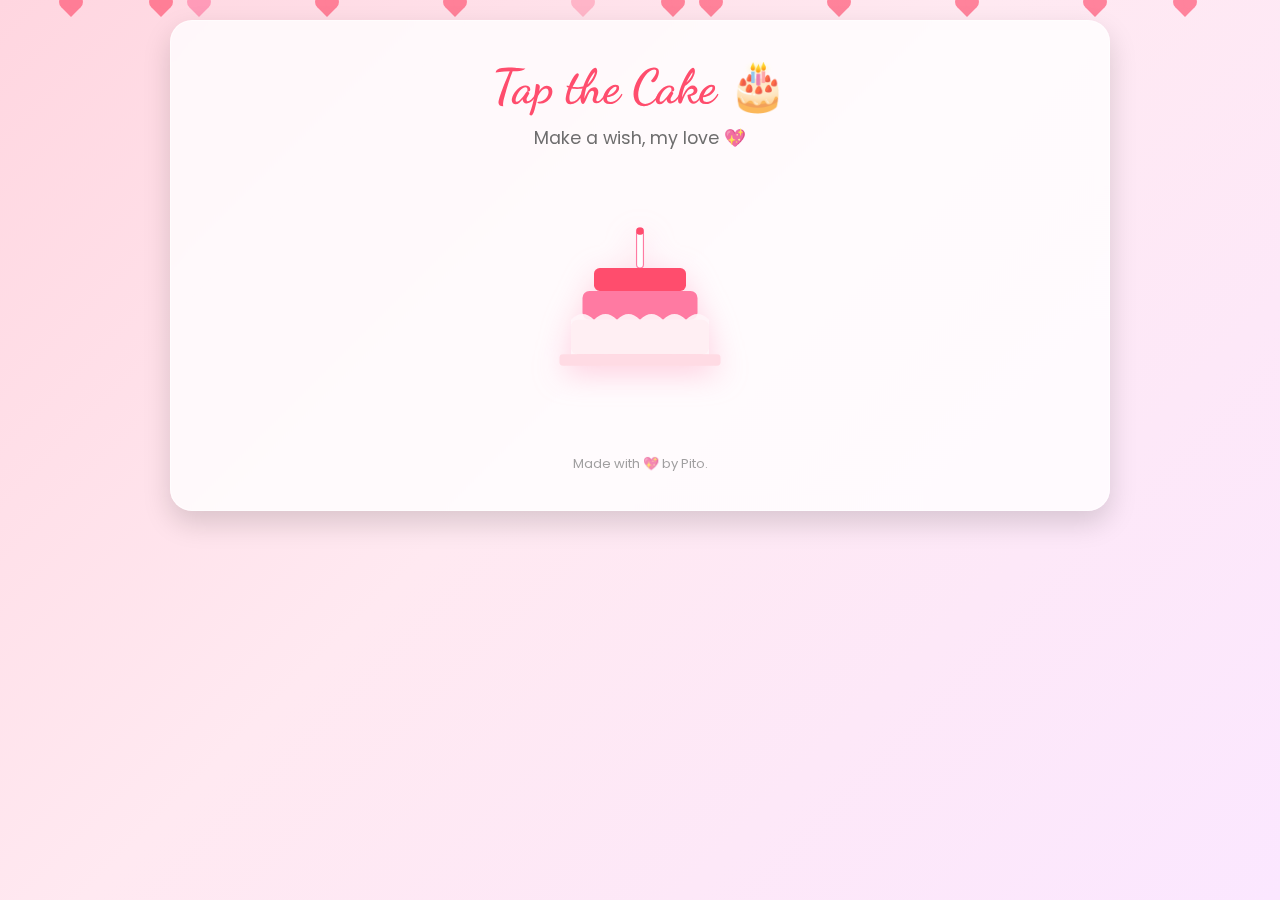
<file: index.html>
<!DOCTYPE html>
<html lang="en">
<head>
  <meta charset="utf-8" />
  <meta name="viewport" content="width=device-width, initial-scale=1" />
  <title>Birthday Cake 🎂</title>
  <link rel="stylesheet" href="./style.css" />
  <link href="https://fonts.googleapis.com/css2?family=Poppins:wght@400;500&family=Dancing+Script:wght@600&display=swap" rel="stylesheet">

  <style>
    body {
      font-family: 'Poppins', sans-serif;
      overflow: hidden;
      background: linear-gradient(135deg, #ffd6e0, #ffe9f1 45%, #fbe7ff);
      animation: bgMove 20s ease-in-out infinite;
    }

    @keyframes bgMove {
      0%, 100% { background-position: 0 50%; }
      50% { background-position: 100% 50%; }
    }

    h1.title {
      font-family: 'Dancing Script', cursive;
      font-size: 3em;
      color: #ff4d6d;
      text-align: center;
      margin-bottom: 10px;
    }

    .sub {
      font-size: 1.1em;
      color: #555;
      text-align: center;
      margin-bottom: 25px;
    }

    .cake-wrap {
      display: flex;
      flex-direction: column;
      justify-content: center;
      align-items: center;
      position: relative;
      margin-top: 10px;
      animation: floatCake 6s ease-in-out infinite;
    }

    @keyframes floatCake {
      0%, 100% { transform: translateY(0); }
      50% { transform: translateY(-8px); }
    }

    #cake {
      width: 230px;
      cursor: pointer;
      filter: drop-shadow(0 8px 15px rgba(255, 128, 171, 0.35));
      transition: transform 0.3s ease;
    }

    #cake:hover {
      transform: scale(1.05);
    }

    /* Flame */
    .flame {
      transform-origin: center;
      opacity: 0;
      transition: opacity 0.6s ease;
    }

    .flame.on {
      opacity: 1;
      animation: flicker 0.8s infinite alternate ease-in-out;
    }

    @keyframes flicker {
      0% { transform: scale(1) translateY(0); fill: #ffe066; filter: drop-shadow(0 0 10px #ffd580); }
      50% { transform: scale(0.95) translateY(-2px); fill: #ffd580; filter: drop-shadow(0 0 16px #ffb6a6); }
      100% { transform: scale(1.05) translateY(0); fill: #fff4a3; filter: drop-shadow(0 0 10px #ffe066); }
    }

    /* Sparkles */
    .sparkle {
      position: absolute;
      top: 80px;
      left: 50%;
      width: 6px;
      height: 6px;
      background: radial-gradient(circle, #fff 40%, transparent 70%);
      border-radius: 50%;
      opacity: 0;
      animation: sparkleRise 1.6s linear forwards;
    }

    @keyframes sparkleRise {
      0% { transform: translate(-50%, 0) scale(1); opacity: 1; }
      100% { transform: translate(-50%, -120px) scale(0.3); opacity: 0; }
    }

    footer {
      font-family: 'Poppins', sans-serif;
      text-align: center;
      font-size: 13px;
      color: #777;
      margin-top: 25px;
    }
  </style>
</head>

<body>
  <div class="hearts" aria-hidden="true">
    <span></span><span></span><span></span><span></span><span></span><span></span>
    <span></span><span></span><span></span><span></span><span></span><span></span>
  </div>

  <div class="wrap">
    <section class="card">
      <h1 class="title">Tap the Cake 🎂</h1>
      <p class="sub">Make a wish, my love 💖</p>

      <div class="cake-wrap">
        <!-- SVG Cake with Candle -->
        <svg id="cake" xmlns="http://www.w3.org/2000/svg" viewBox="0 0 200 220">
          <!-- Candle -->
          <rect x="97" y="45" width="6" height="35" rx="3" fill="#fff" stroke="#ff7aa2" stroke-width="1" />
          <rect x="97" y="45" width="6" height="6" fill="#ff4d6d" rx="2"/>

          <!-- Flame (hidden until click) -->
          <ellipse class="flame" id="flame" cx="100" cy="35" rx="6" ry="10" fill="#ffe066" />

          <!-- Cake layers -->
          <rect x="60" y="80" width="80" height="20" rx="5" fill="#ff4d6d"/>
          <rect x="50" y="100" width="100" height="25" rx="6" fill="#ff7aa2"/>
          <rect x="40" y="125" width="120" height="30" rx="6" fill="#ffb6c1"/>

          <!-- Icing -->
          <path d="M40 125 q10 -10 20 0 q10 -10 20 0 q10 -10 20 0 q10 -10 20 0 q10 -10 20 0 q10 -10 20 0 v30 h-120z" 
                fill="#fff5f8" opacity="0.9"/>

          <!-- Plate -->
          <rect x="30" y="155" width="140" height="10" rx="3" fill="#ffdbe4"/>
        </svg>

        <!-- Music -->
        <audio id="birthdayMusic" src="music/happy-birthday-2.mp3" autoplay loop playsinline muted></audio>
      </div>

      <footer>Made with 💖 by Pito.</footer>
    </section>
  </div>

  <script>
    const cake = document.getElementById('cake');
    const flame = document.getElementById('flame');
    const title = document.querySelector('.title');
    const sub = document.querySelector('.sub');
    const music = document.getElementById('birthdayMusic');

    // Play music automatically (fade in)
    window.addEventListener("load", () => {
      const playPromise = music.play();
      if (playPromise !== undefined) {
        playPromise.then(() => {
          music.volume = 0;
          music.muted = false;
          let vol = 0;
          const fade = setInterval(() => {
            if (vol < 1) {
              vol += 0.02;
              music.volume = vol;
            } else {
              clearInterval(fade);
            }
          }, 80);
        }).catch(() => {
          document.body.addEventListener("click", () => {
            music.play();
            music.muted = false;
          }, { once: true });
        });
      }
    });

    cake.addEventListener('click', () => {
      flame.classList.add('on');
      title.textContent = "Happy Birthday My Love 💕";
      sub.textContent = "Lighting your candle... ✨";

      for (let i = 0; i < 10; i++) {
        const sparkle = document.createElement('div');
        sparkle.className = 'sparkle';
        sparkle.style.left = 50 + Math.random() * 20 - 10 + '%';
        sparkle.style.animationDelay = (Math.random() * 0.8) + 's';
        document.querySelector('.cake-wrap').appendChild(sparkle);
        setTimeout(() => sparkle.remove(), 1600);
      }

      setTimeout(() => {
        document.body.style.transition = "opacity 1.5s";
        document.body.style.opacity = 0;
        setTimeout(() => window.location.href = "hbd.html", 1500);
      }, 7000);
    });
  </script>
</body>
</html>
</file>
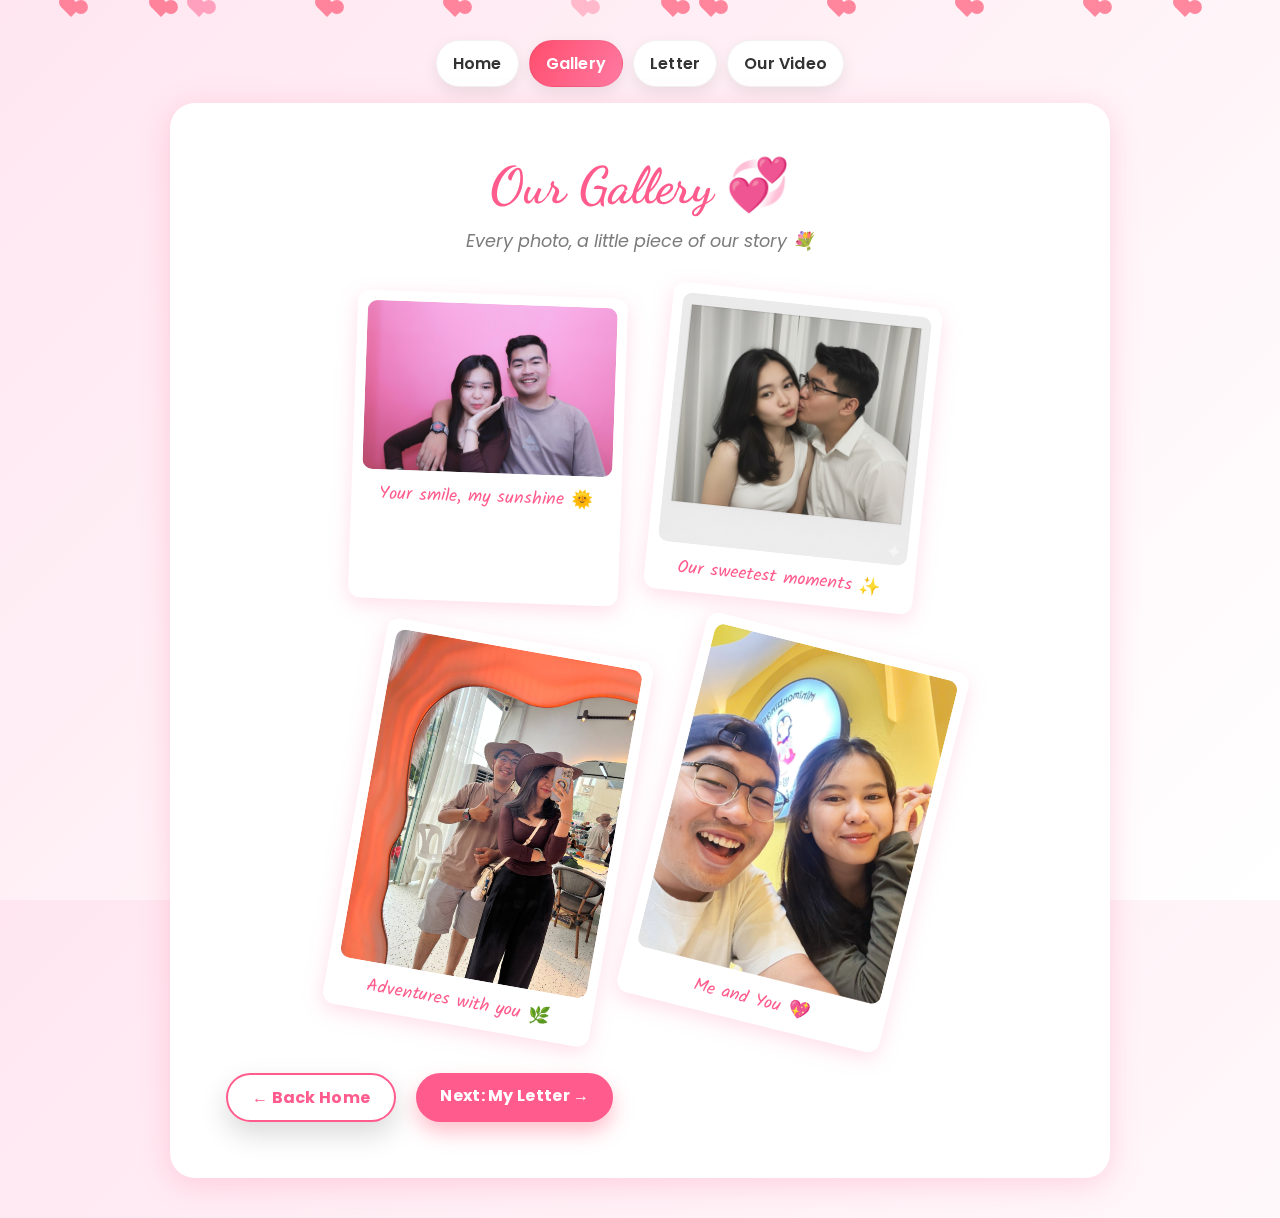
<file: page1.html>
<!DOCTYPE html>
<html lang="en">
<head>
  <meta charset="utf-8" />
  <meta name="viewport" content="width=device-width, initial-scale=1" />
  <title>Our Gallery 💞</title>
  <link rel="stylesheet" href="./style.css" />

  <!-- Google Fonts -->
  <link href="https://fonts.googleapis.com/css2?family=Poppins:wght@400;500&family=Kalam:wght@400;700&family=Dancing+Script:wght@600&display=swap" rel="stylesheet">

  <style>
    body {
      background: linear-gradient(135deg, #ffe6f0 0%, #fff 100%);
      font-family: 'Poppins', sans-serif;
      color: #333;
      text-align: center;
      margin: 0;
      padding: 0;
      overflow-x: hidden;
    }

    .wrap {
      padding: 40px 20px;
    }

    .card {
      background: #fff;
      border-radius: 25px;
      box-shadow: 0 6px 30px rgba(255, 102, 153, 0.25);
      padding: 50px;
      max-width: 1000px;
      margin: 0 auto;
      animation: fadeIn 1.2s ease;
    }

    h1.title {
      font-family: 'Dancing Script', cursive;
      color: #ff5c8d;
      font-size: 3.2em;
      margin-bottom: 12px;
    }

    .sub {
      font-size: 1.1em;
      color: #666;
      margin-bottom: 40px;
      font-style: italic;
    }

    .gallery {
      display: flex;
      flex-wrap: wrap;
      justify-content: center;
      gap: 35px;
    }

    .photo {
      background: #fff;
      border-radius: 12px;
      padding: 10px;
      box-shadow: 0 6px 20px rgba(255, 128, 171, 0.25);
      width: 270px;
      transition: transform 0.5s ease, box-shadow 0.5s ease;
      transform: rotate(calc(-2deg + 4deg * var(--r)));
      animation: floatUp 1.5s ease both;
      position: relative;
    }

    .photo:hover {
      transform: scale(1.05) rotate(0deg);
      box-shadow: 0 10px 30px rgba(255, 102, 153, 0.3);
    }

    .photo img {
      width: 100%;
      border-radius: 10px;
      display: block;
    }

    .caption {
      font-family: 'Kalam', cursive;
      font-size: 1.1em;
      color: #ff5c8d;
      margin-top: 10px;
    }

    .btn-row {
      margin-top: 40px;
    }

    .btn {
      background: #ff5c8d;
      color: white;
      padding: 10px 24px;
      border-radius: 25px;
      text-decoration: none;
      margin: 5px;
      transition: 0.3s;
    }

    .btn:hover {
      background: #ff2f6d;
    }

    .btn.outline {
      background: transparent;
      border: 2px solid #ff5c8d;
      color: #ff5c8d;
    }

    .btn.outline:hover {
      background: #ff5c8d;
      color: white;
    }

    /* Animations */
    @keyframes fadeIn {
      from { opacity: 0; transform: translateY(20px); }
      to { opacity: 1; transform: translateY(0); }
    }

    @keyframes floatUp {
      from { opacity: 0; transform: translateY(40px) scale(0.95); }
      to { opacity: 1; transform: translateY(0) scale(1); }
    }
  </style>
</head>
<body>
  <div class="hearts" aria-hidden="true">
    <span></span><span></span><span></span><span></span><span></span><span></span>
    <span></span><span></span><span></span><span></span><span></span><span></span>
  </div>

  <div class="wrap">
    <nav class="nav">
      <a href="hbd.html">Home</a>
      <a href="page1.html" aria-current="page">Gallery</a>
      <a href="page2.html">Letter</a>
      <a href="page3.html">Our Video</a>
    </nav>

    <section class="card">
      <h1 class="title">Our Gallery 💞</h1>
      <p class="sub">Every photo, a little piece of our story 💐</p>

      <div class="gallery">
        <div class="photo" style="--r:1">
          <img src="img/My princess 01.png" alt="Your smile" />
          <div class="caption">Your smile, my sunshine 🌞</div>
        </div>

        <div class="photo" style="--r:2">
          <img src="img/IMG_1917.JPG" alt="A sweet moment" />
          <div class="caption">Our sweetest moments ✨</div>
        </div>

        <div class="photo" style="--r:3">
          <img src="img/IMG_1975.JPG" alt="Our adventure" />
          <div class="caption">Adventures with you 🌿</div>
        </div>

        <div class="photo" style="--r:4">
          <img src="img/IMG_1952.JPG" alt="Our PhotoBooth" />
          <div class="caption">Me and You 💖</div>
        </div>
      </div>

      <div class="btn-row">
        <a class="btn outline" href="hbd.html">← Back Home</a>
        <a class="btn" href="page2.html">Next: My Letter →</a>
      </div>
    </section>
  </div>

  <!-- 🎶 Background music -->
  <audio id="galleryMusic" src="music/Tiktok Music.mp3" autoplay loop playsinline muted></audio>

  <script>
    const music = document.getElementById("galleryMusic");

    window.addEventListener("load", () => {
      const playPromise = music.play();

      if (playPromise !== undefined) {
        playPromise.then(() => {
          // Soft fade-in
          music.volume = 0;
          music.muted = false;
          let vol = 0;
          const fade = setInterval(() => {
            if (vol < 1) {
              vol += 0.02;
              music.volume = vol;
            } else {
              clearInterval(fade);
            }
          }, 80);
        }).catch(() => {
          // If autoplay blocked, wait for user tap
          document.body.addEventListener("click", () => {
            music.play();
            music.muted = false;
          }, { once: true });
        });
      }
    });
  </script>
</body>
</html>
</file>
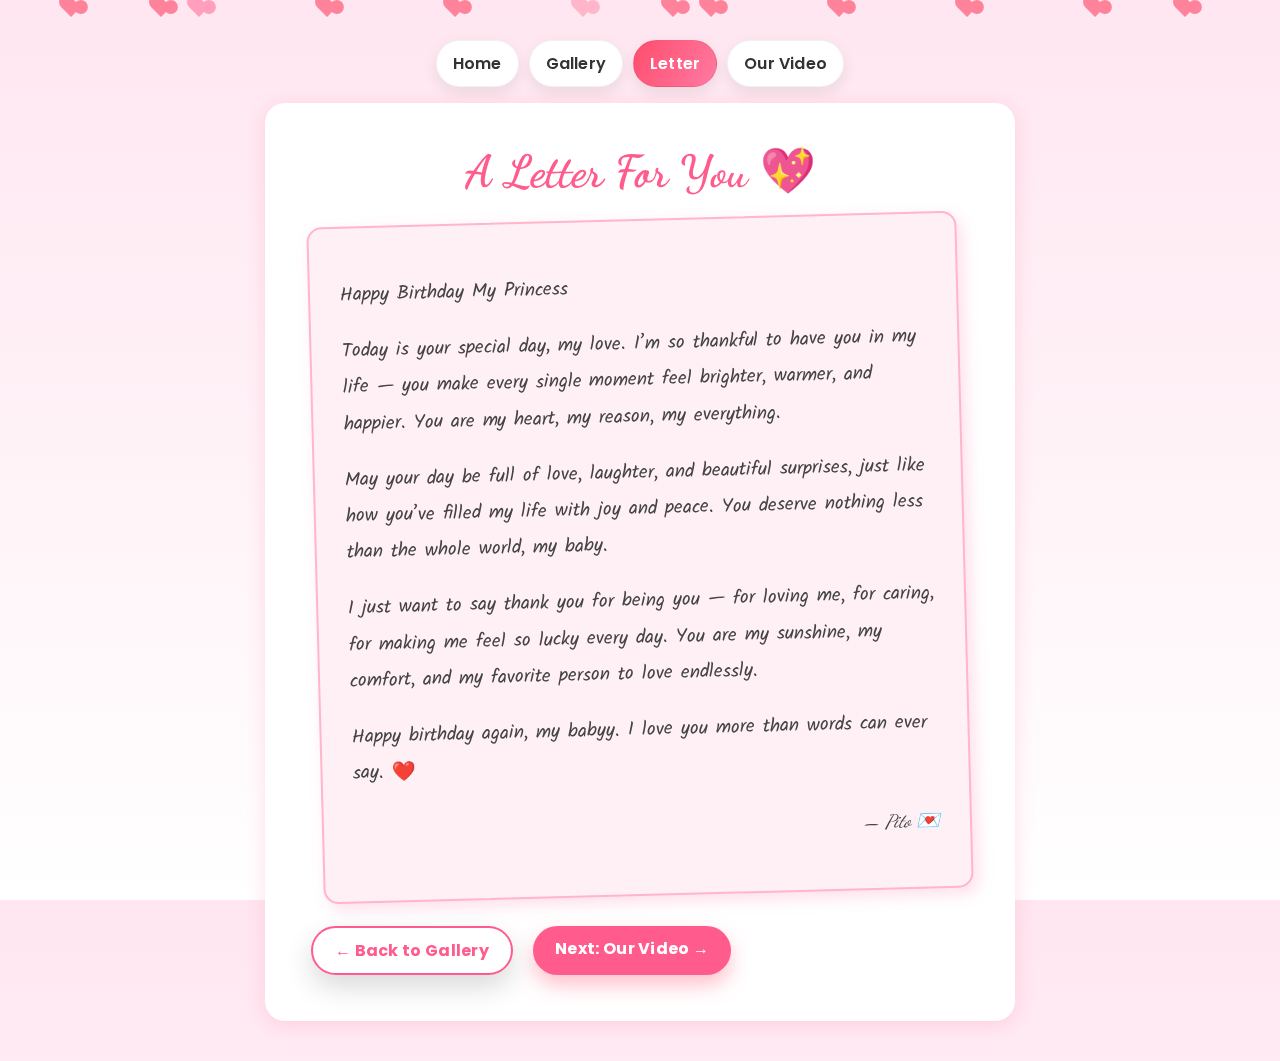
<file: page2.html>
<!DOCTYPE html>
<html lang="en">
<head>
  <meta charset="utf-8" />
  <meta name="viewport" content="width=device-width, initial-scale=1" />
  <title>A Letter For You 💌</title>
  <link rel="stylesheet" href="./style.css" />

  <!-- Google Fonts -->
  <link href="https://fonts.googleapis.com/css2?family=Poppins:wght@400;500&family=Kalam:wght@400;700&family=Dancing+Script:wght@600&display=swap" rel="stylesheet">

  <style>
    body {
      background: linear-gradient(180deg, #ffe6f0 0%, #fff 100%);
      font-family: 'Poppins', sans-serif;
      color: #333;
      text-align: center;
      margin: 0;
      padding: 0;
    }

    .wrap {
      padding: 40px 20px;
    }

    .card {
      background: #fff;
      border-radius: 20px;
      box-shadow: 0 4px 20px rgba(255, 102, 153, 0.2);
      padding: 40px;
      max-width: 750px;
      margin: 0 auto;
    }

    h1.title {
      font-family: 'Dancing Script', cursive;
      color: #ff5c8d;
      font-size: 2.8em;
      margin-bottom: 20px;
    }

    /* Letter box style */
    .letter-box {
      background: #fff0f6;
      border: 2px solid #ffb6c9;
      border-radius: 15px;
      padding: 30px;
      margin: 0 auto;
      max-width: 650px;
      text-align: left;
      box-shadow: 5px 6px 15px rgba(255, 128, 171, 0.25);
      font-family: 'Kalam', cursive;
      transform: rotate(-1.5deg);
      transition: transform 0.4s ease, box-shadow 0.4s ease;
    }

    .letter-box:hover {
      transform: rotate(0deg) scale(1.02);
      box-shadow: 8px 10px 20px rgba(255, 102, 153, 0.3);
    }

    .letter-box p {
      font-size: 1.2em;
      line-height: 1.9;
      color: #444;
      margin-bottom: 18px;
    }

    .signature {
      font-family: 'Dancing Script', cursive;
      font-size: 1.6em;
      color: #ff5c8d;
      text-align: right;
      margin-top: 25px;
    }

    .btn-row {
      margin-top: 25px;
    }

    .btn {
      background: #ff5c8d;
      color: white;
      padding: 10px 22px;
      border-radius: 25px;
      text-decoration: none;
      margin: 5px;
      transition: 0.3s;
    }

    .btn:hover {
      background: #ff2f6d;
    }

    .btn.outline {
      background: transparent;
      border: 2px solid #ff5c8d;
      color: #ff5c8d;
    }

    .btn.outline:hover {
      background: #ff5c8d;
      color: white;
    }
  </style>
</head>
<body>
  <div class="hearts" aria-hidden="true">
    <span></span><span></span><span></span><span></span><span></span><span></span>
    <span></span><span></span><span></span><span></span><span></span><span></span>
  </div>

  <div class="wrap">
    <nav class="nav">
      <a href="hbd.html">Home</a>
      <a href="page1.html">Gallery</a>
      <a href="page2.html" aria-current="page">Letter</a>
      <a href="page3.html">Our Video</a>
    </nav>

    <section class="card">
      <h1 class="title">A Letter For You 💖</h1>

      <div class="letter-box">
        <p>Happy Birthday My Princess </p>
        <p>Today is your special day, my love. I’m so thankful to have you in my life — you make every single moment feel brighter, warmer, and happier. You are my heart, my reason, my everything.</p>
        <p>May your day be full of love, laughter, and beautiful surprises, just like how you’ve filled my life with joy and peace. You deserve nothing less than the whole world, my baby.</p>
        <p>I just want to say thank you for being you — for loving me, for caring, for making me feel so lucky every day. You are my sunshine, my comfort, and my favorite person to love endlessly.</p>
        <p>Happy birthday again, my babyy. I love you more than words can ever say. ❤️</p>
        <p class="signature">— <em>Pito 💌</em></p>
      </div>

      <div class="btn-row">
        <a class="btn outline" href="page1.html">← Back to Gallery</a>
        <a class="btn" href="page3.html">Next: Our Video →</a>
      </div>
    </section>
  </div>
</body>
</html>
</file>
<file: style.css>
/* ====== Global / Theme ====== */
:root{
  --pink:#ff4d6d;
  --pink-2:#ff7aa2;
  --blush:#ffe5ec;
  --text:#2a2a2a;
  --card:#ffffffcc;
  --shadow:0 12px 28px rgba(0,0,0,.15);
}

*{box-sizing:border-box}
html,body{height:100%}
body{
  margin:0;
  font-family: system-ui, -apple-system, "Segoe UI", Roboto, "Helvetica Neue", Arial;
  color:var(--text);
  background: linear-gradient(135deg, #ffd6e0, #ffe9f1 45%, #fbe7ff);
  background-size: 200% 200%;
  animation: bg-move 20s ease-in-out infinite;
}
@keyframes bg-move{0%{background-position:0 50%}50%{background-position:100% 50%}100%{background-position:0 50%}}

.wrap{max-width:980px; margin:0 auto; padding:20px; position:relative; z-index:2}
.card{
  background:var(--card);
  border-radius:22px;
  padding: clamp(18px, 4vw, 36px);
  box-shadow:var(--shadow);
  backdrop-filter: blur(6px) saturate(120%);
  border:1px solid rgba(255,255,255,.6);
}

/* ====== Hearts overlay (pure CSS) ====== */
.hearts{position:fixed; inset:0; pointer-events:none; overflow:hidden; z-index:1}
.hearts span{
  position:absolute; width:14px; height:14px; background:var(--pink); transform:rotate(45deg);
  opacity:.65; animation: float 10s linear infinite;
}
.hearts span::before,.hearts span::after{
  content:""; position:absolute; width:14px; height:14px; background:inherit; border-radius:50%;
}
.hearts span::before{left:-7px}
.hearts span::after{top:-7px}

@keyframes float{
  0%{transform: translateY(110vh) rotate(45deg)}
  100%{transform: translateY(-10vh) rotate(45deg)}
}

/* Vary positions/timing for 12 hearts */
.hearts span:nth-child(1){left:5vw; animation-duration:10s; background:#ff4d6d}
.hearts span:nth-child(2){left:15vw; animation-duration:12s; background:#ff7aa2}
.hearts span:nth-child(3){left:25vw; animation-duration:9s}
.hearts span:nth-child(4){left:35vw; animation-duration:11s}
.hearts span:nth-child(5){left:45vw; animation-duration:10.5s; background:#ff9db5}
.hearts span:nth-child(6){left:55vw; animation-duration:12.5s}
.hearts span:nth-child(7){left:65vw; animation-duration:9.5s}
.hearts span:nth-child(8){left:75vw; animation-duration:11.5s}
.hearts span:nth-child(9){left:85vw; animation-duration:10s}
.hearts span:nth-child(10){left:12vw; animation-duration:13s}
.hearts span:nth-child(11){left:52vw; animation-duration:12s}
.hearts span:nth-child(12){left:92vw; animation-duration:9.8s}

/* ====== Nav ====== */
.nav{display:flex; gap:10px; justify-content:center; flex-wrap:wrap; margin-bottom:16px}
.nav a{
  display:inline-block; padding:10px 16px; border-radius:999px; text-decoration:none;
  color:#333; background:#fff; border:1px solid rgba(0,0,0,.05); box-shadow:0 6px 16px rgba(0,0,0,.08);
  font-weight:600; letter-spacing:.2px; transition:.2s ease;
}
.nav a:hover{transform:translateY(-2px)}
.nav a[aria-current="page"]{background:linear-gradient(120deg, var(--pink), var(--pink-2)); color:#fff}

/* ====== Common sections ====== */
h1.title{margin:0 0 8px; font-size: clamp(32px, 6vw, 56px); color:var(--pink)}
.sub{margin:0 0 18px; opacity:.85}

/* ====== Home (index) ====== */
.hero{
  display:grid; grid-template-columns: 1.2fr .8fr; gap:clamp(16px,3vw,28px); align-items:center;
}
@media (max-width:860px){ .hero{ grid-template-columns:1fr } }
.hero .img{
  border-radius:18px; overflow:hidden; box-shadow:var(--shadow); border:2px solid #fff
}
.hero .img img{ width:100%; height:100%; object-fit:cover }
.btn-row{display:flex; gap:10px; flex-wrap:wrap; margin-top:12px}
.btn{
  background:linear-gradient(120deg, var(--pink), var(--pink-2));
  color:#fff; border:none; border-radius:12px; padding:12px 18px; font-weight:700; letter-spacing:.3px;
  text-decoration:none; display:inline-block; box-shadow:0 10px 20px rgba(255,77,109,.35); transition:.2s ease;
}
.btn:hover{transform:translateY(-2px)}
.btn.outline{background:#fff; color:#333; border:1px solid rgba(0,0,0,.08); box-shadow:var(--shadow)}

/* ====== Gallery (page1) ====== */
.gallery{display:grid; grid-template-columns: repeat(3, 1fr); gap:12px}
@media (max-width:860px){ .gallery{grid-template-columns: repeat(2, 1fr)} }
@media (max-width:520px){ .gallery{grid-template-columns: 1fr} }
.figure{
  background:#fff; padding:10px; border-radius:12px; box-shadow:0 12px 24px rgba(0,0,0,.12);
}
.figure img{ width:100%; height:240px; object-fit:cover; border-radius:10px }
.cap{ text-align:center; margin-top:8px; font-size:14px; opacity:.75 }

/* ====== Letter (page2) ====== */
.letter{
  background: linear-gradient(180deg, #fff, #fff9fb);
  border:1px dashed #ffc1d0; border-radius:16px; padding:18px; line-height:1.75;
  box-shadow:0 10px 20px rgba(0,0,0,.08);
}

/* ====== Coupons (page3) ====== */
.coupons{display:grid; grid-template-columns: repeat(3, 1fr); gap:12px}
@media (max-width:860px){ .coupons{grid-template-columns: repeat(2, 1fr)} }
@media (max-width:520px){ .coupons{grid-template-columns: 1fr} }
.coupon{
  background:#fff; border:2px dashed #ffd0dc; border-radius:14px; padding:16px; text-align:center;
  box-shadow:0 10px 20px rgba(0,0,0,.09);
}
.coupon h3{margin:6px 0 8px; color:var(--pink)}
.coupon p{margin:0 0 8px; opacity:.85; font-size:14px}
.small{font-size:12px; opacity:.7;}

/* Footer */
footer{ text-align:center; margin-top:18px; font-size:12px; opacity:.7 }
</file>
